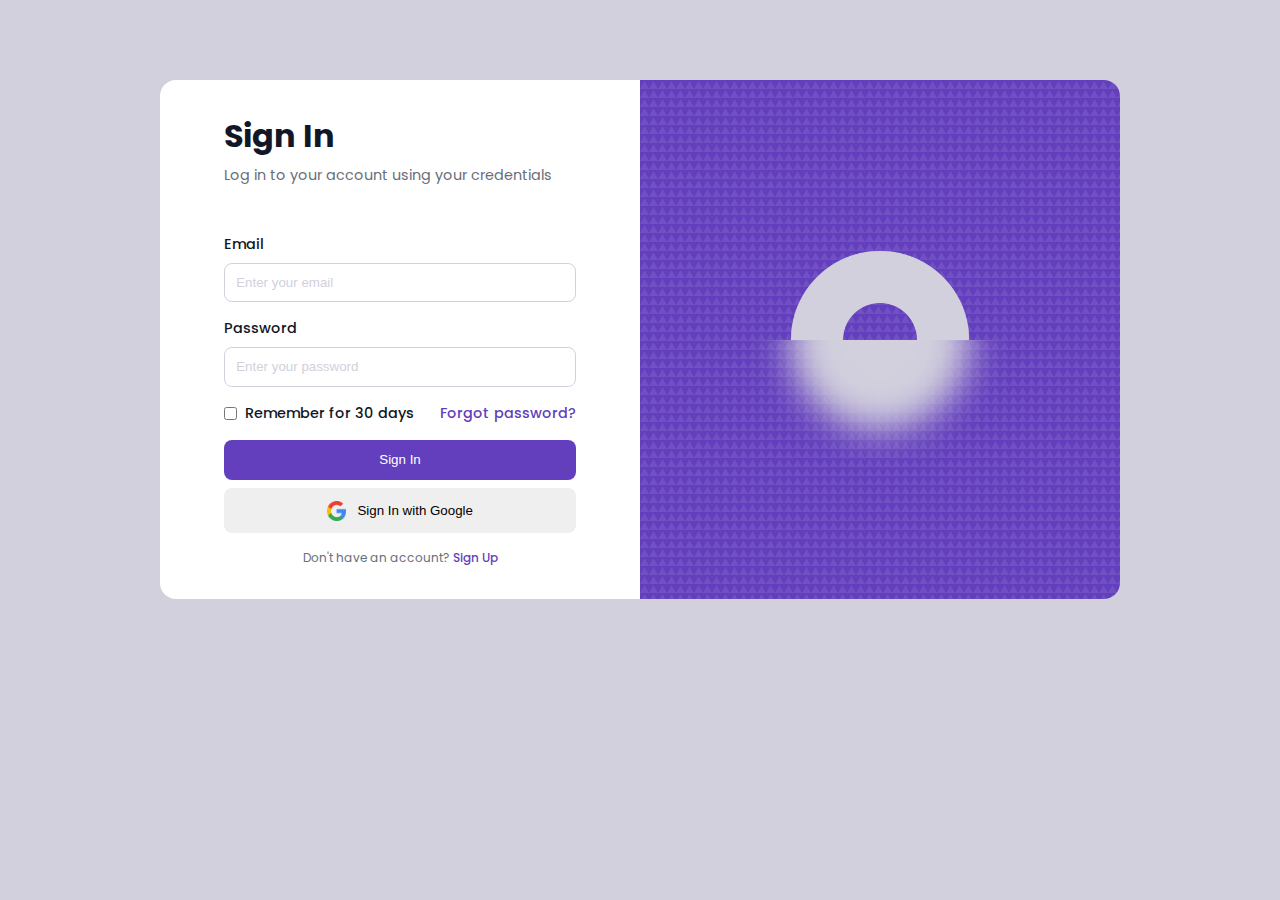
<file: index.html>
<!DOCTYPE html>
<html lang="en">
<head>
    <meta charset="UTF-8">
    <meta name="viewport" content="width=device-width, initial-scale=1.0">
    <title>Document</title>
    <link rel="stylesheet" href="./style.css">
</head>
<body>

    <section class="sign-in">

        <!-- Left Side -->
        <article class="sign-in_details">
            <h1>Sign In</h1>
            <p>Log in to your account using your credentials</p>
            <form class="sign-in_form">
                <div class="form_control">
                    <label for="email">Email</label>
                    <input type="email" id="email" placeholder="Enter your email">
                </div>
                <div class="form_control">
                    <label for="password">Password</label>
                    <input type="password" id="email" placeholder="Enter your password">
                </div>
                <div class="sign-in_extras">
                    <div>
                        <input type="checkbox" id="remember">
                        <label for="remember">Remember for 30 days</label>
                    </div>
                    <a href="">Forgot password?</a>
                </div>
                <button class="btn primary" type="submit">Sign In</button>
                <button class="btn">
                    <img src="./images/google.png" alt="Google Logo">
                    <p>Sign In with Google</p>
                </button>
            </form>
            <small class="next-page">Don't have an account? <a href="sign-up.html">Sign Up</a></small>
        </article>

        <!-- Right Side -->
        <article class="sign-in_logo">
            <div>
                <img src="./images/logo.png" alt="Website Logo">
            </div>
        </article>

    </section>
    
</body>
</html>
</file>
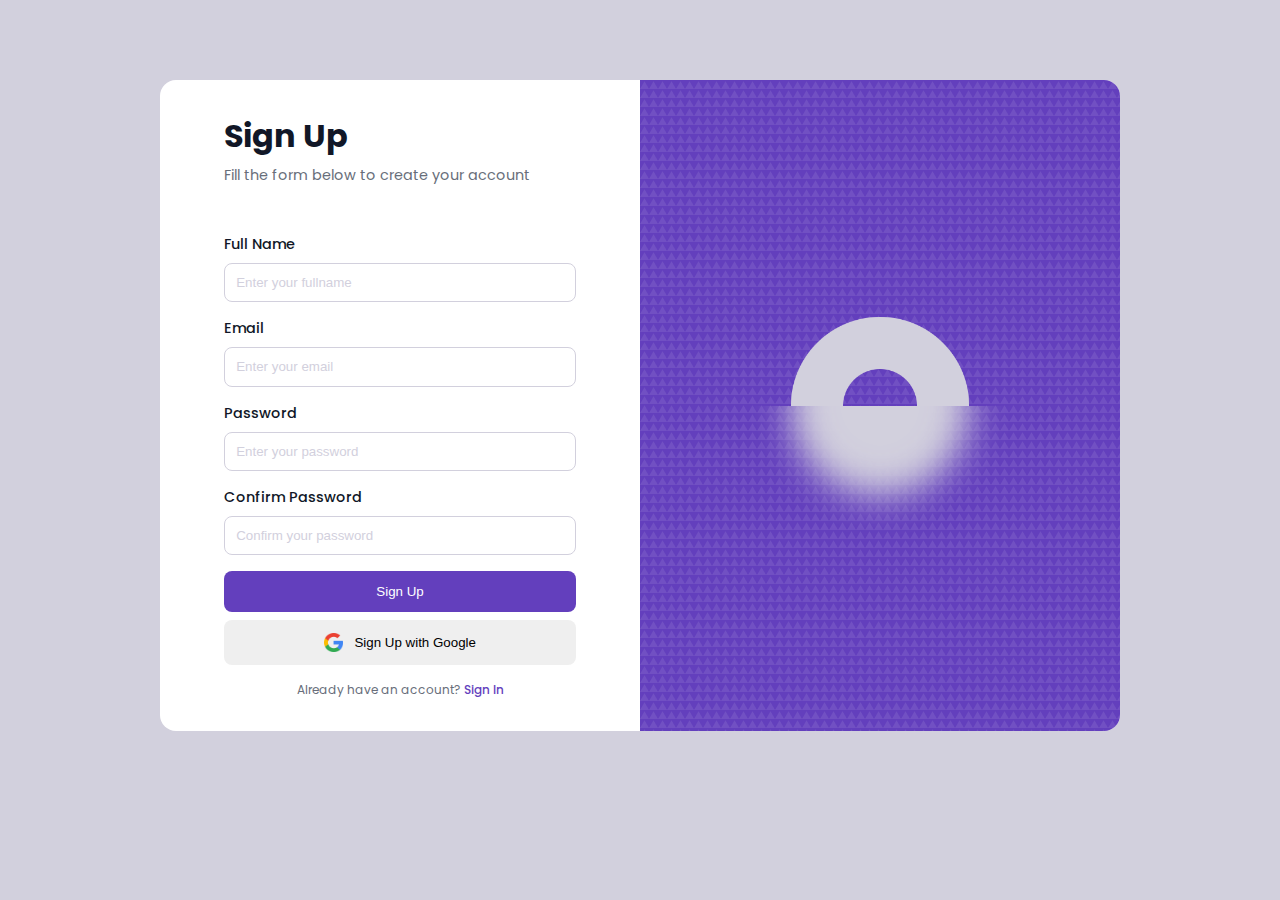
<file: sign-up.html>
<!DOCTYPE html>
<html lang="en">
<head>
    <meta charset="UTF-8">
    <meta name="viewport" content="width=device-width, initial-scale=1.0">
    <title>Document</title>
    <link rel="stylesheet" href="./style.css">
</head>
<body>

    <section class="sign-in">

        <!-- Left Side -->
        <article class="sign-in_details">
            <h1>Sign Up</h1>
            <p>Fill the form below to create your account</p>
            <form class="sign-in_form">
                <div class="form_control">
                    <label for="fullname">Full Name</label>
                    <input type="text" id="fullname" placeholder="Enter your fullname">
                </div>
                <div class="form_control">
                    <label for="email">Email</label>
                    <input type="email" id="email" placeholder="Enter your email">
                </div>
                <div class="form_control">
                    <label for="password">Password</label>
                    <input type="password" id="email" placeholder="Enter your password">
                </div>
                <div class="form_control">
                    <label for="cpassword">Confirm Password</label>
                    <input type="cpassword" id="cpassword" placeholder="Confirm your password">
                </div>
                <button class="btn primary" type="submit">Sign Up</button>
                <button class="btn">
                    <img src="./images/google.png" alt="Google Logo">
                    <p>Sign Up with Google</p>
                </button>
            </form>
            <small class="next-page">Already have an account? <a href="index.html">Sign In</a></small>
        </article>

        <!-- Right Side -->
        <article class="sign-in_logo">
            <div>
                <img src="./images/logo.png" alt="Website Logo">
            </div>
        </article>

    </section>
    
</body>
</html>
</file>
<file: style.css>
@import url('https://fonts.googleapis.com/css2?family=Montserrat:wght@300;400;500;600;700;800&family=Poppins:wght@300;400;500;600;700;800;900&display=swap');

:root {
    --color-white: #fff;
    --color-light: #f3f4f8;
    --color-dark: #686e7a;
    --color-black: #111727;
    --color-primary: #633fbd;
    --color-body-bg: #d2d0dd;

    --transition: all 300ms ease;
}

* {
    margin: 0;
    padding: 0;
    box-sizing: border-box;
    outline: none;
    border: 0;
    text-decoration: none;
}

body {
    font-family: 'Poppins', sans-serif;
    background: var(--color-body-bg);
    color: var(--color-dark);
    font-size: 0.9rem;
    display: grid;
    place-items: center;
}

img {
    display: block;
    width: 100%;
    object-fit: cover;
}

h1 {
    color: var(--color-black);
    font-size: 2rem;
    margin-bottom: 0.3rem;
}

a, a:active, a:visited {
    color: var(--color-primary);
    font-weight: 500;
}

.btn {
    display: flex;
    align-items: center;
    justify-content: center;
    gap: 0.7rem;
    padding: 0.8rem 1.5rem;
    border-radius: 0.5rem;
    cursor: pointer;
    transition: var(--transition);
}

.btn.primary {
    background: var(--color-primary);
    color: var(--color-white);
}

.btn:hover {
    background: var(--color-black);
    color: var(--color-white);
}

.btn img {
    width: 1.2rem;
}

/* =============== SIGN IN ================= */
.sign-in {
    background: var(--color-white);
    width: 60rem;
    display: grid;
    grid-template-columns: 1fr 1fr;
    align-items: center;
    border-radius: 1rem;
    overflow: hidden;
    margin-top: 5rem; /* Added lately randomly ============================================================= */
}

.sign-in_details {
    padding: 2rem 4rem;
}

.sign-in_form {
    display: flex;
    flex-direction: column;
    gap: 1rem;
    margin-top: 3rem;
}

.form_control {
    display: flex;
    flex-direction: column;
    gap: 0.5rem;
}

input:not([type="checkbox"]) {
    width: 100%;
    border: 1px solid var(--color-body-bg);
    padding: 0.7rem;
    border-radius: 0.5rem;
}

input::placeholder {
    color: var(--color-body-bg);
}

label {
    font-weight: 500;
    color: var(--color-black);
}

.sign-in_extras {
    display: flex;
    justify-content: space-between;
}

.sign-in_extras div {
    display: flex;
    gap: 0.5rem;
    align-items: center;
}

button:last-child {
    margin-top: -0.5rem;
}

.next-page {
    margin-top: 1rem;
    text-align: center;
    display: block;
}

.sign-in_logo {
    display: grid;
    place-content: center;
    background: url('./images/bg_texture.png'), var(--color-primary);
    height: 100%;
}
.sign-in_logo div {
    width: 22rem;
    aspect-ratio: 1/1;
}

/* MEDIA QUERIES (small screens) */
@media screen and (max-width: 600px) {
    body {
        display: block;
        background: var(--color-white);
    }

    h1 {
        font-size: 1.5rem;
    }

    .sign-in {
        grid-template-columns: 1fr;
        width: 100vw;
        overflow: visible;
    }

    .sign-in_details {
        grid-row: 2/3;
        padding: 2rem 1.5rem;
    }

    .sign-in_form {
        margin-top: 1.5rem;
        gap: 1rem;
    }

    .sign-in_extras {
        flex-direction: column;
        gap: 0.8rem;
        margin-bottom: 1rem;
    }

    .sign-in_logo {
        padding: 1.5rem 0;
    }

    .sign-in_logo div {
        width: 12rem;
    }
}
</file>
